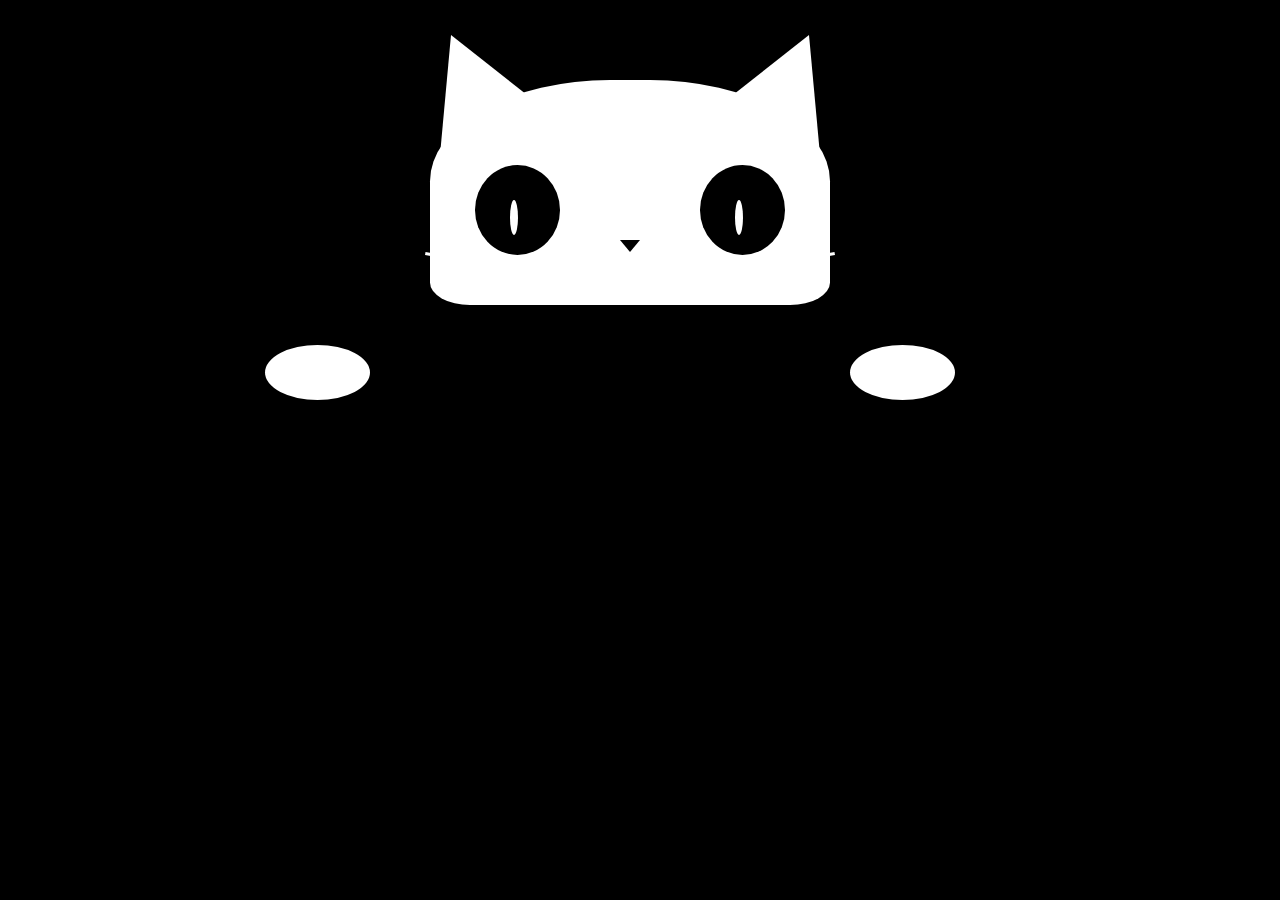
<file: project3/index.html>
<!DOCTYPE html>
<html>
<head>
  <title>Peekaboo Cat</title>
  <style>
    body {
      background: black;
      margin: 0;
    }

    .cat {
      position: relative;
      width: 420px;
      margin: 80px auto;
    }

    .head {
      background: white;
      width: 400px;
      height: 225px;
      border-radius: 45% 45% 10% 10%;
      position: relative;
    }

    .ear {
      position: absolute;
      top: -45px;
      width: 110px;
      height: 120px;
      background: white;
      clip-path: polygon(0 100%, 10% 0, 100% 65%);
    }

    .left-ear {
      left: 10px;
    }

    .right-ear {
      right: 10px;
      transform: scaleX(-1);
    }

    .eye {
      position: absolute;
      top: 85px;
      width: 85px;
      height: 90px;
      background: black;
      border-radius: 50%;
    }

    .left-eye {
      left: 45px;
    }

    .right-eye {
      right: 45px;
    }

    .shine {
      position: absolute;
      top: 35px;
      left: 35px;
      width: 8px;
      height: 35px;
      background: white;
      border-radius: 50%;
    }

    .nose {
      position: absolute;
      top: 160px;
      left: 190px;
      width: 20px;
      height: 12px;
      background: black;
      clip-path: polygon(0 0, 100% 0, 50% 100%);
    }

    .paw {
      position: absolute;
      top: 265px;
      width: 105px;
      height: 55px;
      background: white;
      border-radius: 50%;
    }

    .left-paw {
      left: -165px;
    }

    .right-paw {
      right: -105px;
    }

    .whiskers {
      position: absolute;
      top: 175px;
      width: 35px;
      height: 3px;
      background: white;
    }

    .left-whiskers {
      left: -5px;
      transform: rotate(10deg);
    }

    .right-whiskers {
      right: -5px;
      transform: rotate(-10deg);
    }
  </style>
</head>

<body>
  <div class="cat">
    <div class="head">
      <div class="ear left-ear"></div>
      <div class="ear right-ear"></div>

      <div class="eye left-eye">
        <div class="shine"></div>
      </div>

      <div class="eye right-eye">
        <div class="shine"></div>
      </div>

      <div class="nose"></div>
      <div class="whiskers left-whiskers"></div>
      <div class="whiskers right-whiskers"></div>
    </div>

    <div class="paw left-paw"></div>
    <div class="paw right-paw"></div>
  </div>
</body>
</html>
</file>
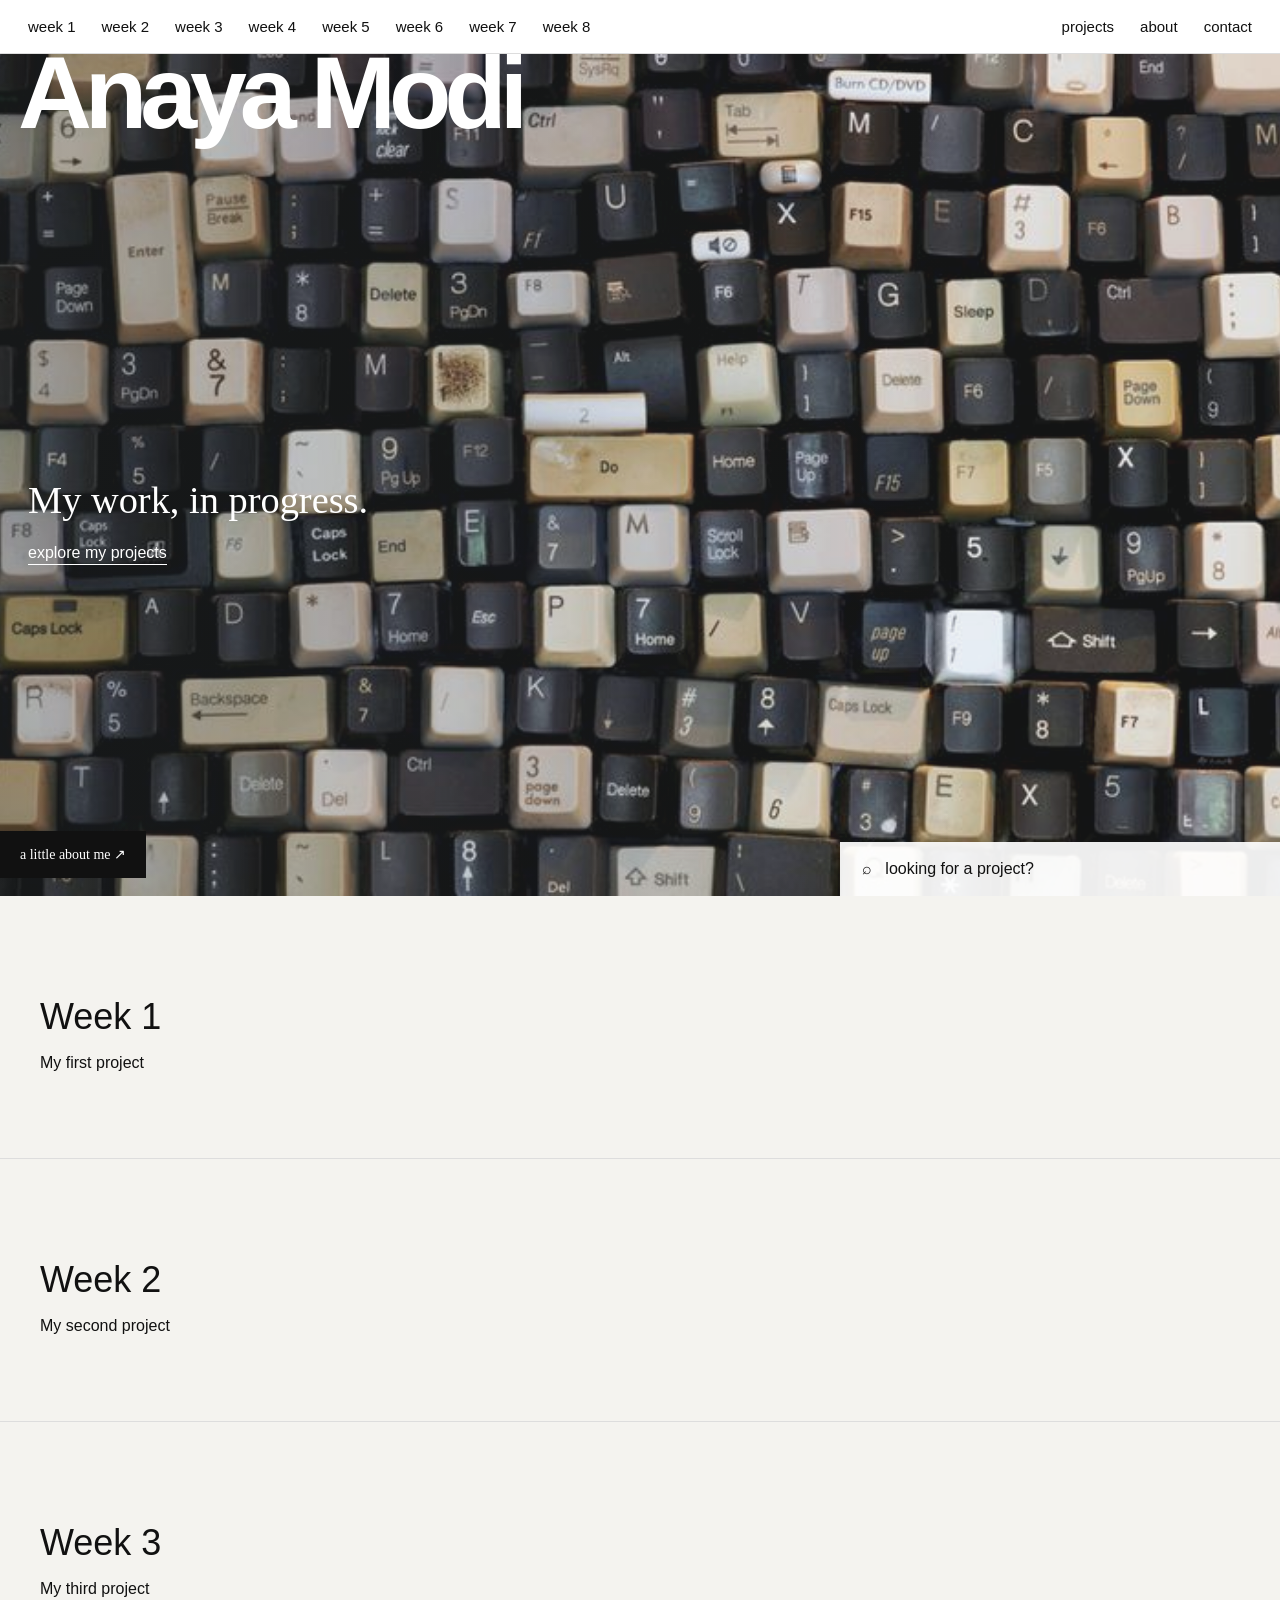
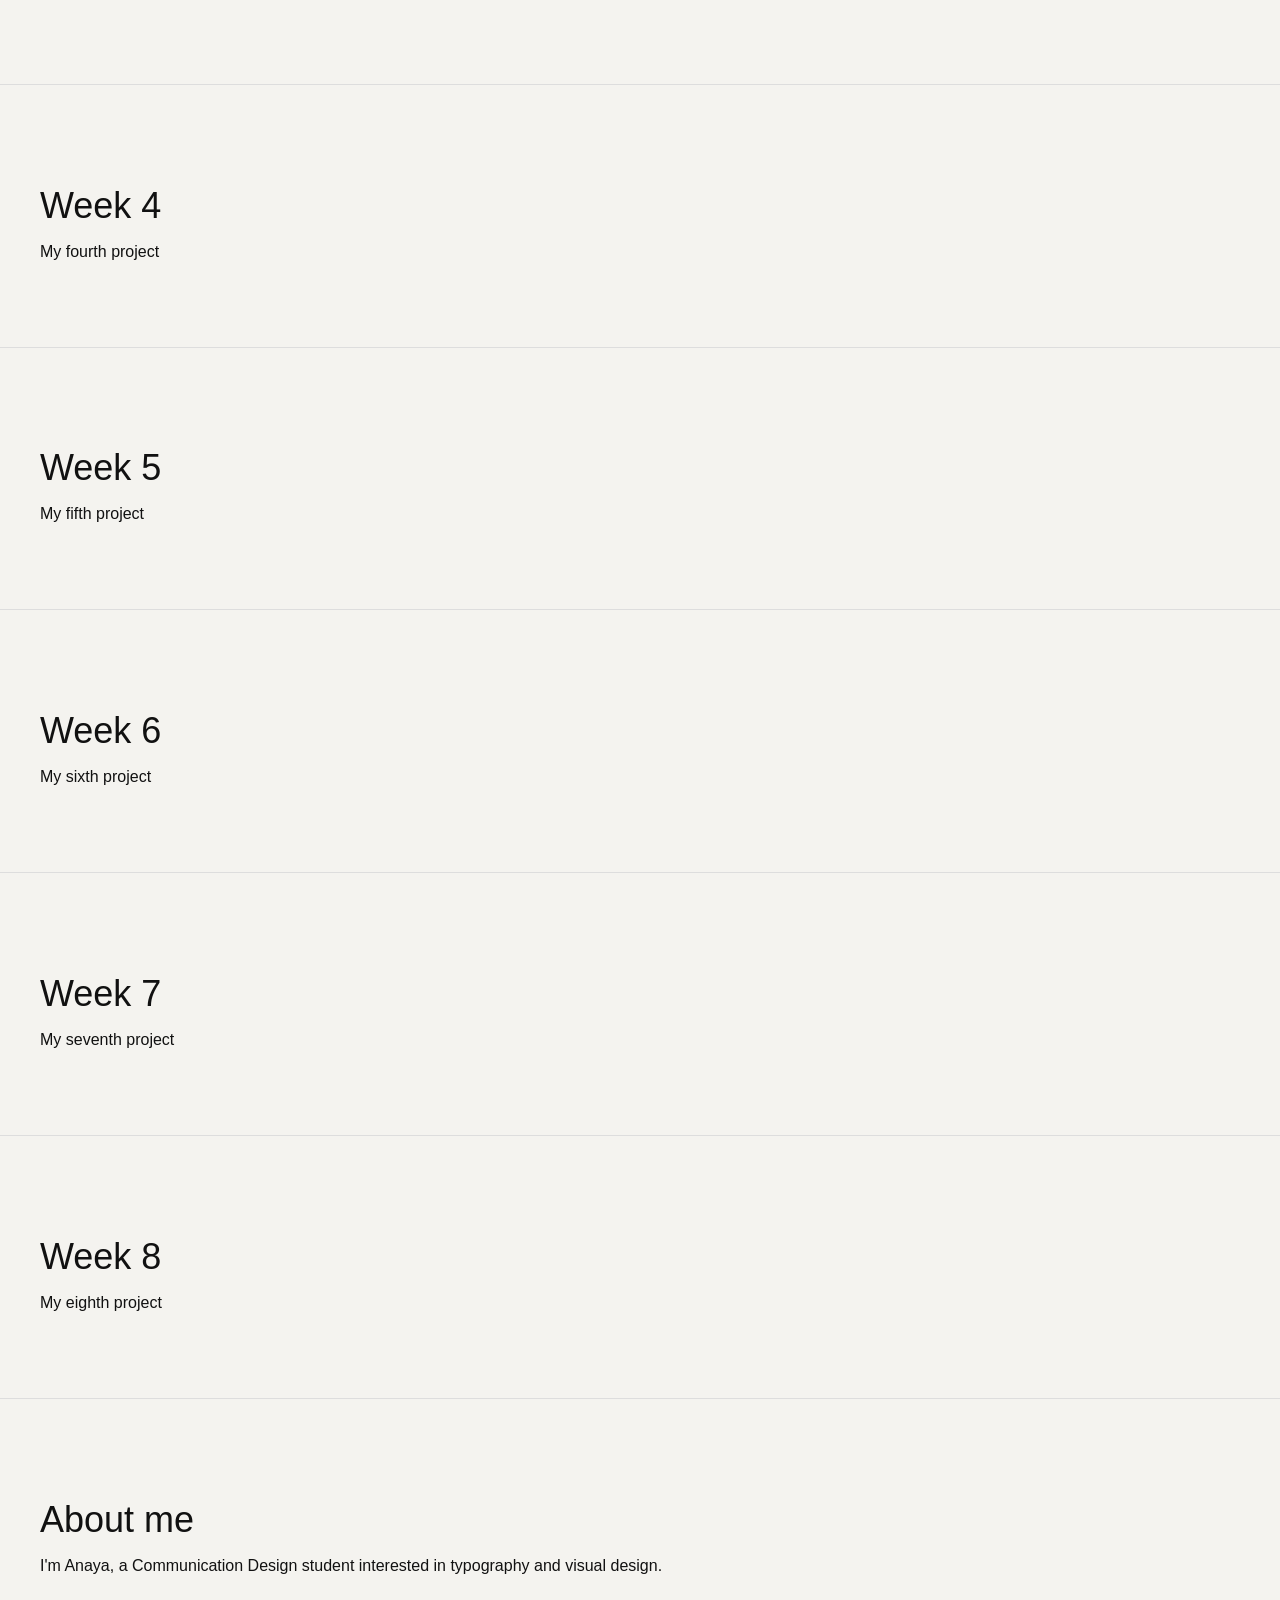
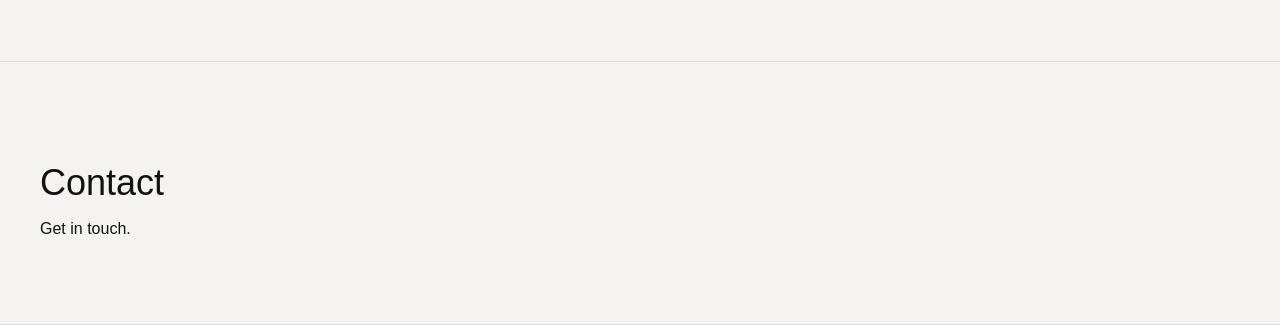
<file: project4/index.html>
<!DOCTYPE html>
<html lang="en">
<head>
    <meta charset="UTF-8">
    <meta name="viewport" content="width=device-width, initial-scale=1.0">
    <title>Anaya Modi</title>
    <link rel="stylesheet" href="style.css">
</head>

<body>

    <nav>
        <div class="weeks">
            <a href="#week1">week 1</a>
            <a href="#week2">week 2</a>
            <a href="#week3">week 3</a>
            <a href="#week4">week 4</a>
            <a href="#week5">week 5</a>
            <a href="#week6">week 6</a>
            <a href="#week7">week 7</a>
            <a href="#week8">week 8</a>
        </div>

        <div class="links">
            <a href="#projects">projects</a>
            <a href="#about">about</a>
            <a href="#contact">contact</a>
        </div>
    </nav>

    <main>

        <section class="hero" id="projects">

            <img src="hero-image.jpg" alt="My design work">

            <h1>Anaya Modi</h1>

            <div class="hero-text">
                <h2>My work, in progress.</h2>
                <a href="#week1">explore my projects</a>
            </div>

            <div class="about-link">
                <a href="#about">a little about me ↗</a>
            </div>

            <div class="project-search">
                <a href="#week1">⌕ &nbsp; looking for a project?</a>
            </div>

        </section>

        <section class="project" id="week1">
            <h2>Week 1</h2>
            <p>My first project</p>
        </section>

        <section class="project" id="week2">
            <h2>Week 2</h2>
            <p>My second project</p>
        </section>

        <section class="project" id="week3">
            <h2>Week 3</h2>
            <p>My third project</p>
        </section>

        <section class="project" id="week4">
            <h2>Week 4</h2>
            <p>My fourth project</p>
        </section>

        <section class="project" id="week5">
            <h2>Week 5</h2>
            <p>My fifth project</p>
        </section>

        <section class="project" id="week6">
            <h2>Week 6</h2>
            <p>My sixth project</p>
        </section>

        <section class="project" id="week7">
            <h2>Week 7</h2>
            <p>My seventh project</p>
        </section>

        <section class="project" id="week8">
            <h2>Week 8</h2>
            <p>My eighth project</p>
        </section>

        <section class="project" id="about">
            <h2>About me</h2>
            <p>I'm Anaya, a Communication Design student interested in typography and visual design.</p>
        </section>

        <section class="project" id="contact">
            <h2>Contact</h2>
            <p>Get in touch.</p>
        </section>

    </main>

</body>
</html>
</file>
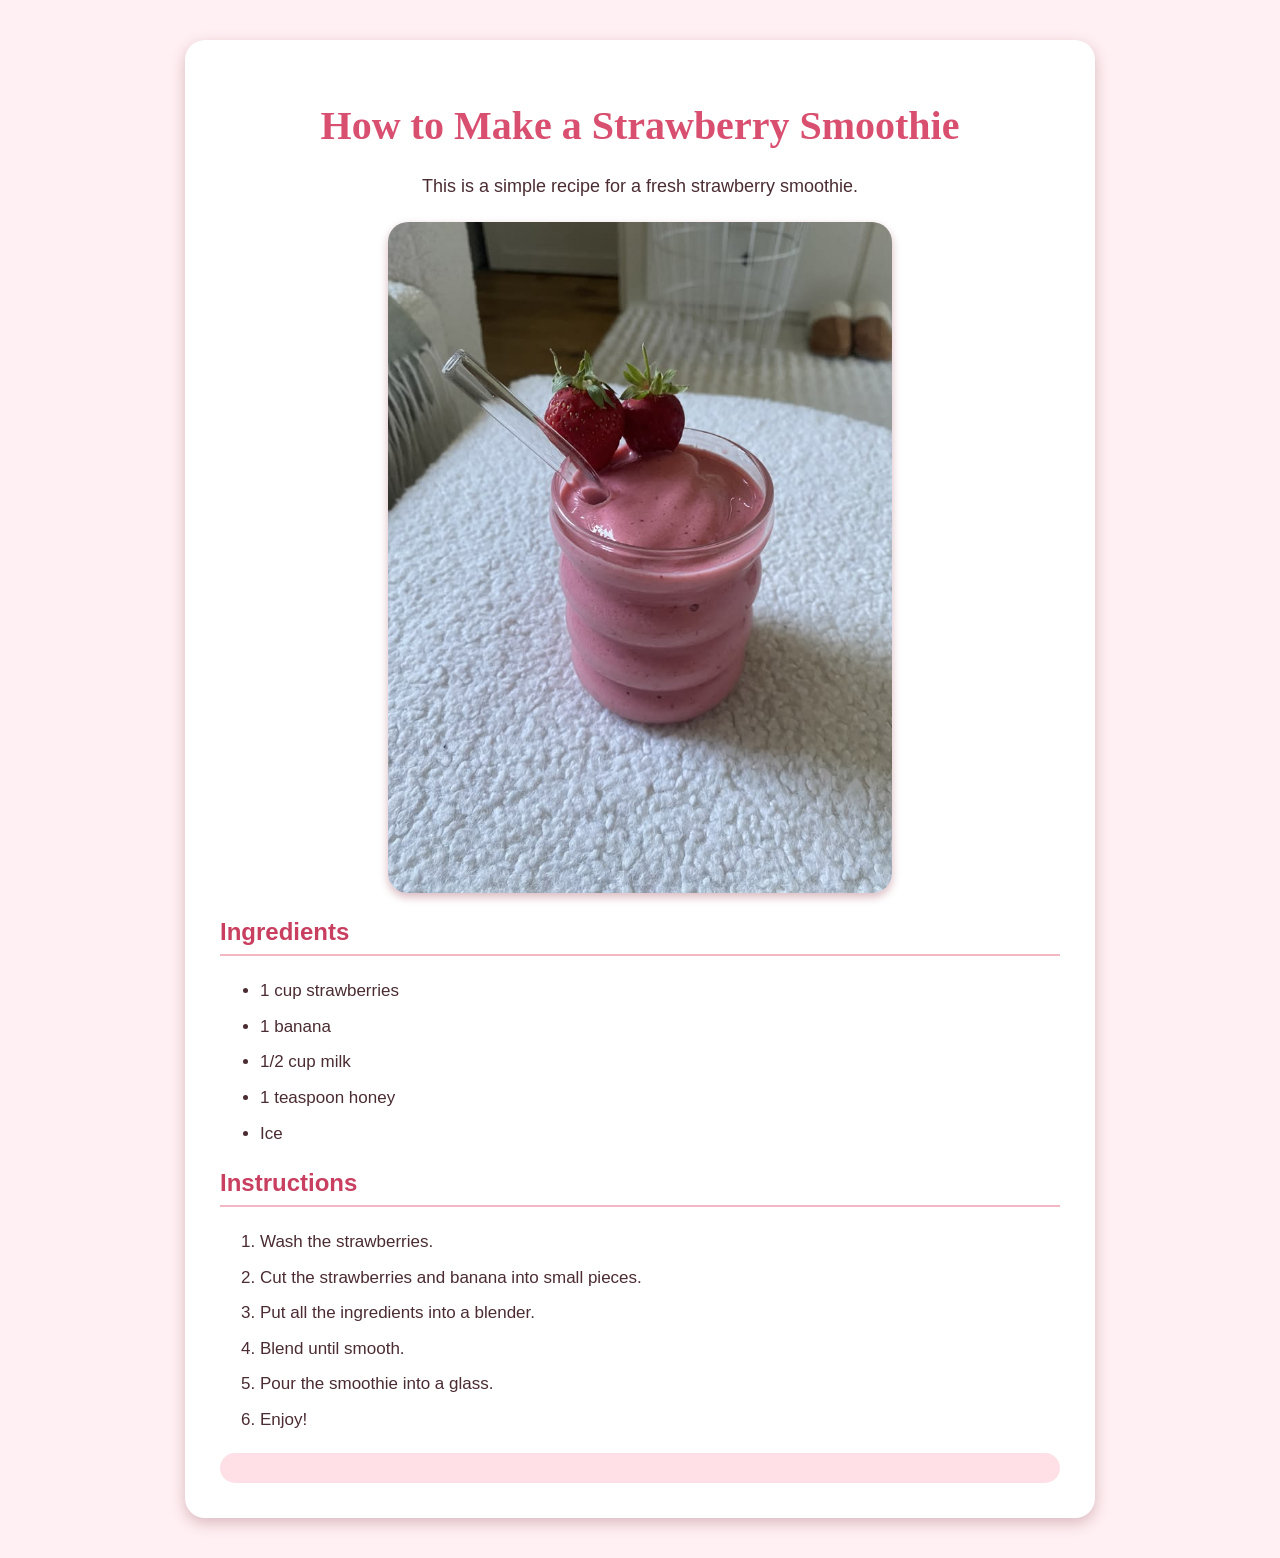
<file: project2/recipie/milkshake.html>
<!DOCTYPE html>
<html>
<head>
    <title>My Smoothie Recipe</title>

    <style>

        body {
            background-color: #fff0f3;
            font-family: Arial, sans-serif;
            color: #4a2c32;
            margin: 0;
            padding: 40px;
        }

        .recipe {
            background-color: white;
            width: 70%;
            margin: auto;
            padding: 35px;
            border-radius: 20px;
            box-shadow: 0px 5px 15px #d9b8be;
        }

        h1 {
            color: #d94f70;
            text-align: center;
            font-family: Georgia, serif;
            font-size: 40px;
        }

        h2 {
            color: #c83f60;
            border-bottom: 2px solid #f3b6c3;
            padding-bottom: 8px;
        }

        p {
            text-align: center;
            font-size: 18px;
        }

        ul, ol {
            font-size: 17px;
            line-height: 1.8;
        }

        li {
            margin-bottom: 5px;
        }

        .smoothie-picture {
            display: block;
            width: 60%;
            margin: 25px auto;
            border-radius: 20px;
            box-shadow: 0px 4px 10px #d9b8be;
        }

        .enjoy {
            background-color: #ffe0e7;
            padding: 15px;
            border-radius: 15px;
            text-align: center;
            color: #c83f60;
            font-size: 20px;
            font-weight: bold;
        }

    </style>
</head>

<body>

    <div class="recipe">

        <h1>How to Make a Strawberry Smoothie</h1>

        <p>This is a simple recipe for a fresh strawberry smoothie.</p>

        <img src="smoothie.jpg" alt="A fresh strawberry smoothie" class="smoothie-picture">

        <h2>Ingredients</h2>

        <ul>
            <li>1 cup strawberries</li>
            <li>1 banana</li>
            <li>1/2 cup milk</li>
            <li>1 teaspoon honey</li>
            <li>Ice</li>
        </ul>

        <h2>Instructions</h2>

        <ol>
            <li>Wash the strawberries.</li>
            <li>Cut the strawberries and banana into small pieces.</li>
            <li>Put all the ingredients into a blender.</li>
            <li>Blend until smooth.</li>
            <li>Pour the smoothie into a glass.</li>
            <li>Enjoy!</li>
        </ol>

        <div class="enjoy">
        
        </div>

    </div>

</body>
</html>
</file>
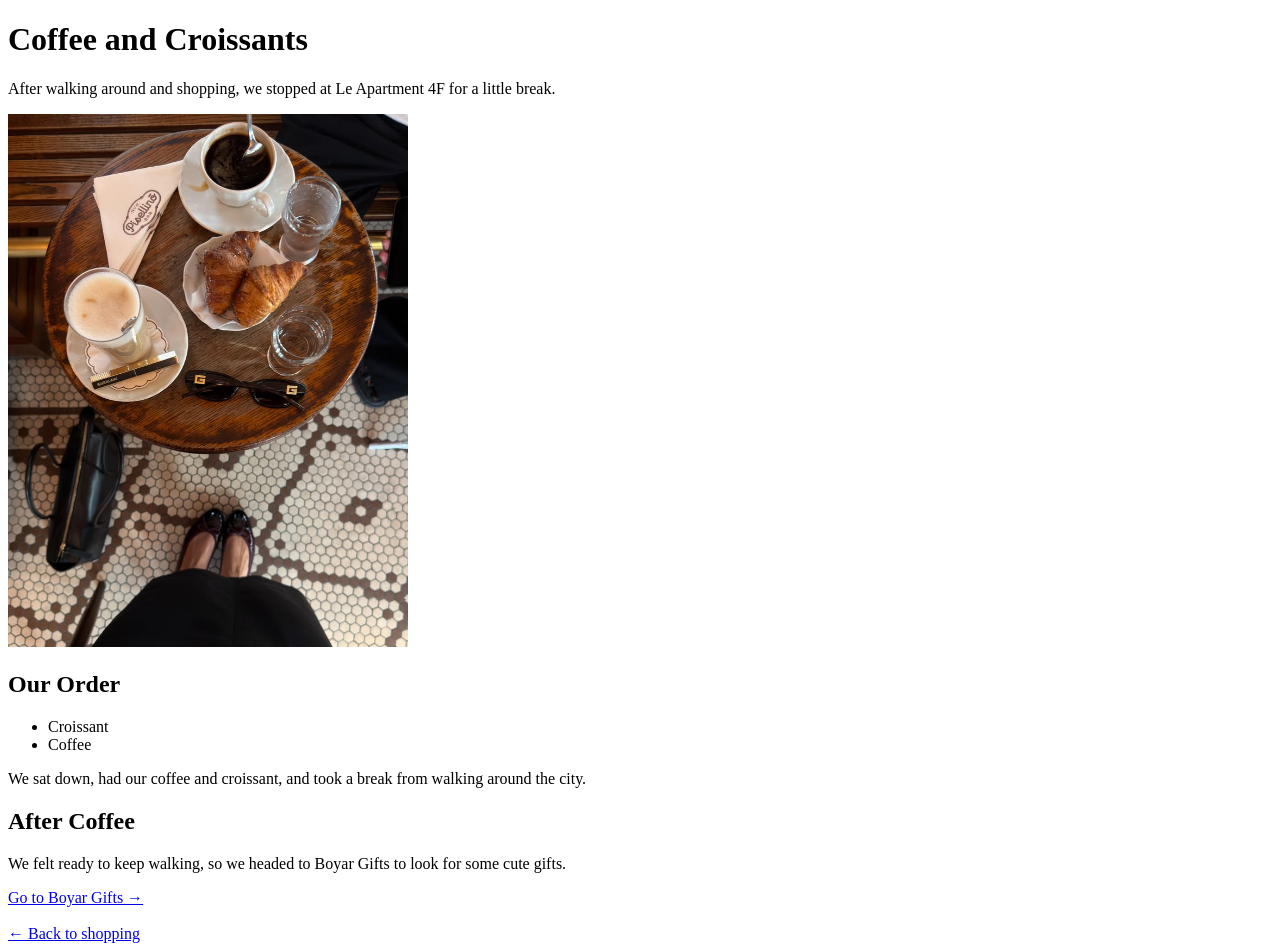
<file: project4/week1/coffee.html>
<!DOCTYPE html>
<html>

<head>
    <title>Coffee at Le Apartment 4F</title>
</head>

<body>

    <h1>Coffee and Croissants</h1>

    <p>After walking around and shopping, we stopped at Le Apartment 4F for a little break.</p>

    <img src="coffee.jpg" width="400">

    <h2>Our Order</h2>

    <ul>
        <li>Croissant</li>
        <li>Coffee</li>
    </ul>

    <p>We sat down, had our coffee and croissant, and took a break from walking around the city.</p>

    <h2>After Coffee</h2>

    <p>We felt ready to keep walking, so we headed to Boyar Gifts to look for some cute gifts.</p>

    <a href="gifts.html">Go to Boyar Gifts →</a>

    <br><br>

    <a href="shopping.html">← Back to shopping</a>

</body>

</html>
</file>
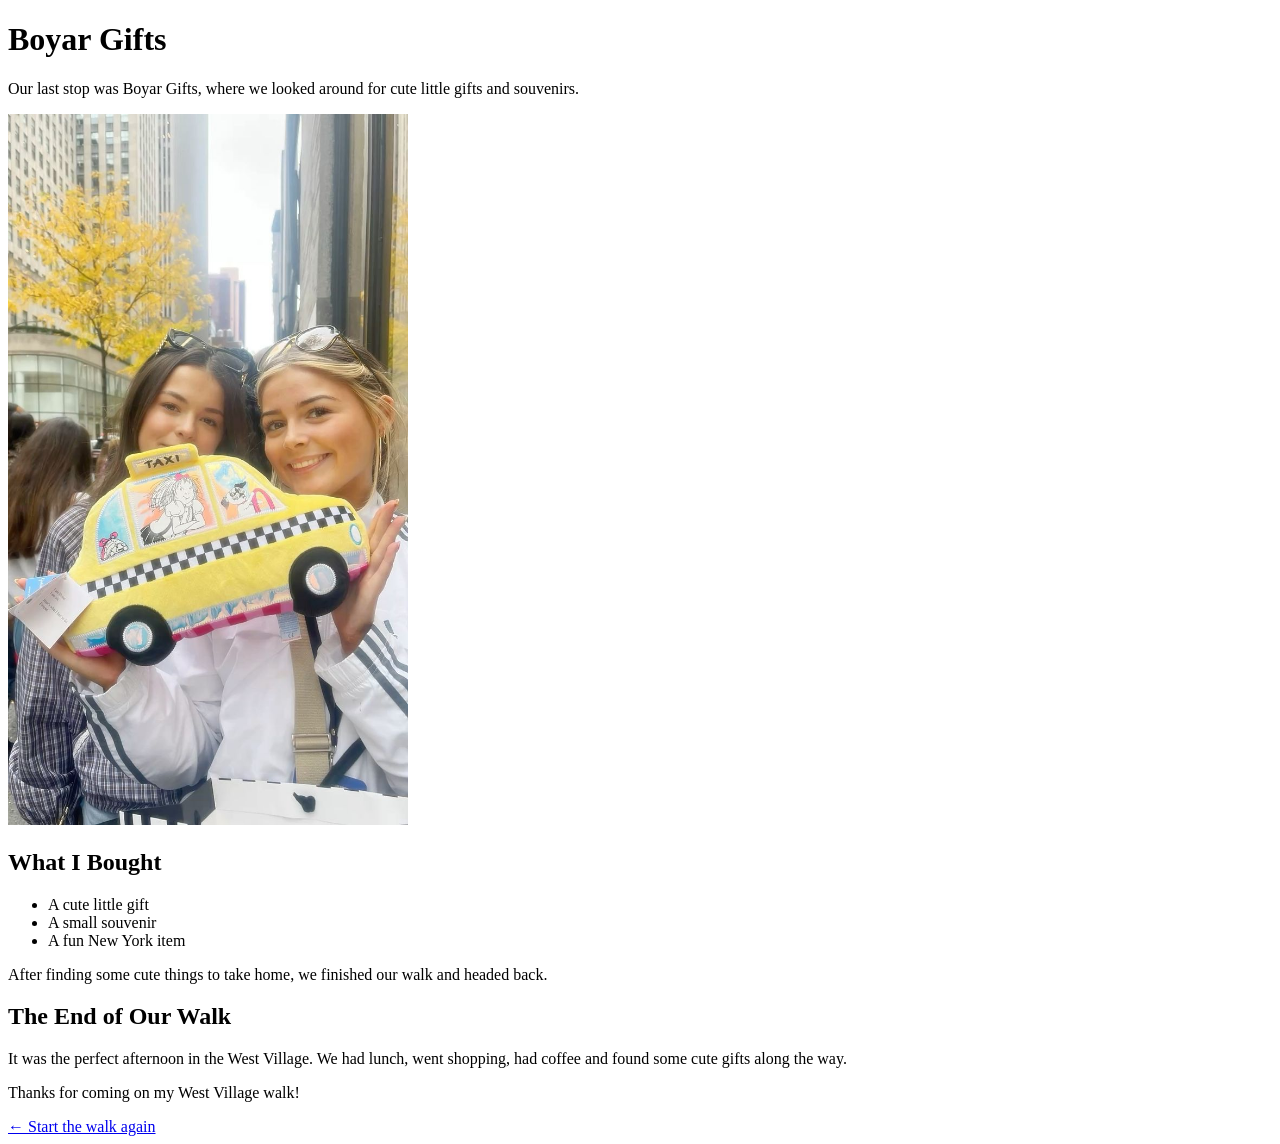
<file: project4/week1/gifts.html>
<!DOCTYPE html>
<html>

<head>
    <title>Boyar Gifts</title>
</head>

<body>

    <h1>Boyar Gifts</h1>

    <p>Our last stop was Boyar Gifts, where we looked around for cute little gifts and souvenirs.</p>

    <img src="gifts.jpg" width="400">

    <h2>What I Bought</h2>

    <ul>
        <li>A cute little gift</li>
        <li>A small souvenir</li>
        <li>A fun New York item</li>
    </ul>

    <p>After finding some cute things to take home, we finished our walk and headed back.</p>

    <h2>The End of Our Walk</h2>

    <p>It was the perfect afternoon in the West Village. We had lunch, went shopping, had coffee and found some cute gifts along the way.</p>

    <p>Thanks for coming on my West Village walk!</p>

    <a href="walk.html">← Start the walk again</a>

</body>

</html>
</file>
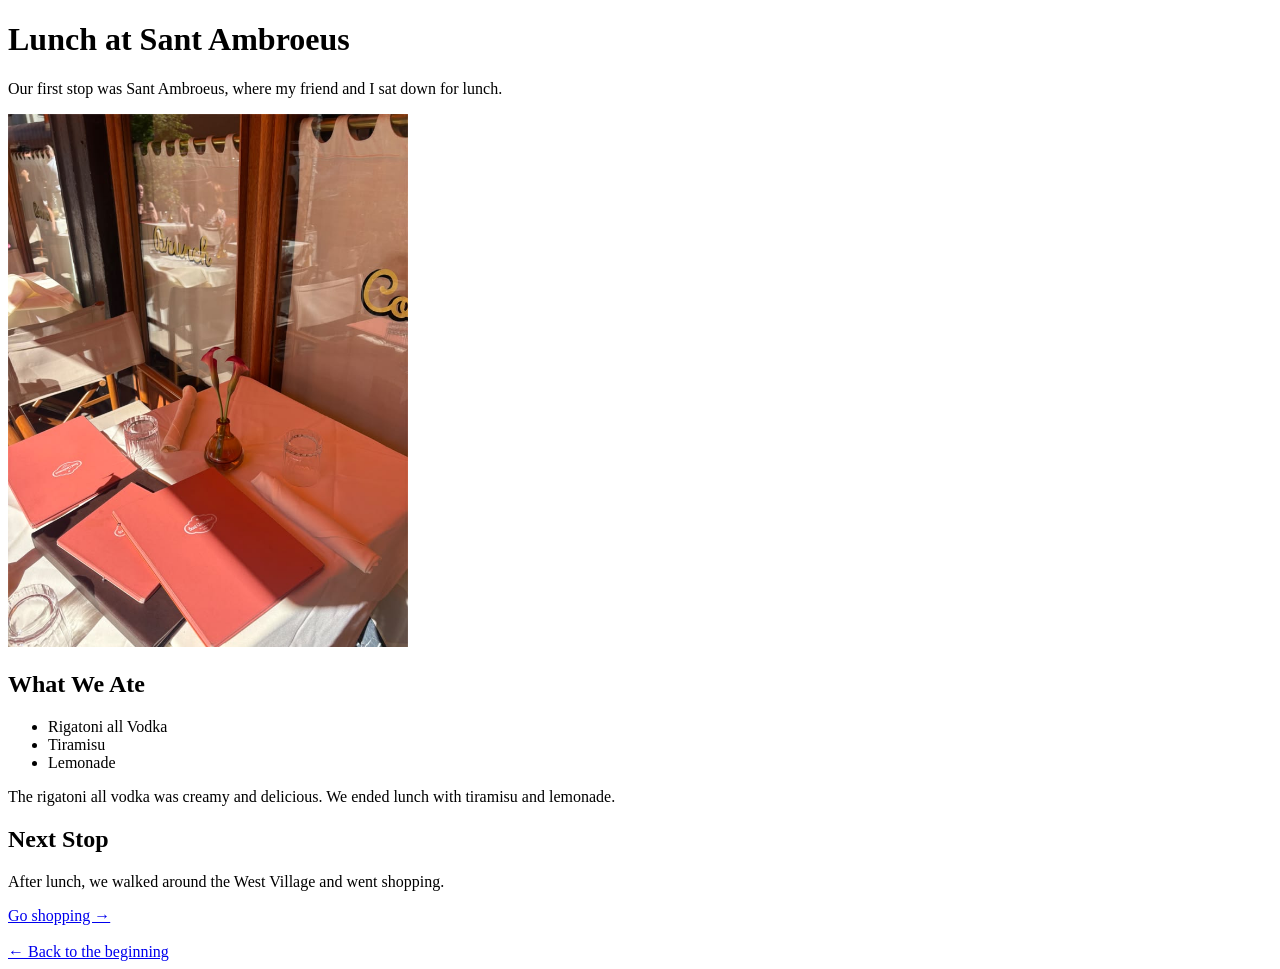
<file: project4/week1/lunch.html>
<!DOCTYPE html>
<html>

<head>
    <title>Lunch at Sant Ambroeus</title>
</head>

<body>

    <h1>Lunch at Sant Ambroeus</h1>

    <p>Our first stop was Sant Ambroeus, where my friend and I sat down for lunch.</p>

    <img src="santambroeus.jpg" width="400">

    <h2>What We Ate</h2>

    <ul>
        <li>Rigatoni all Vodka</li>
        <li>Tiramisu</li>
        <li>Lemonade</li>
    </ul>

    <p>The rigatoni all vodka was creamy and delicious. We ended lunch with tiramisu and lemonade.</p>

    <h2>Next Stop</h2>

    <p>After lunch, we walked around the West Village and went shopping.</p>

    <a href="shopping.html">Go shopping →</a>

    <br><br>

    <a href="walk.html">← Back to the beginning</a>

</body>

</html>
</file>
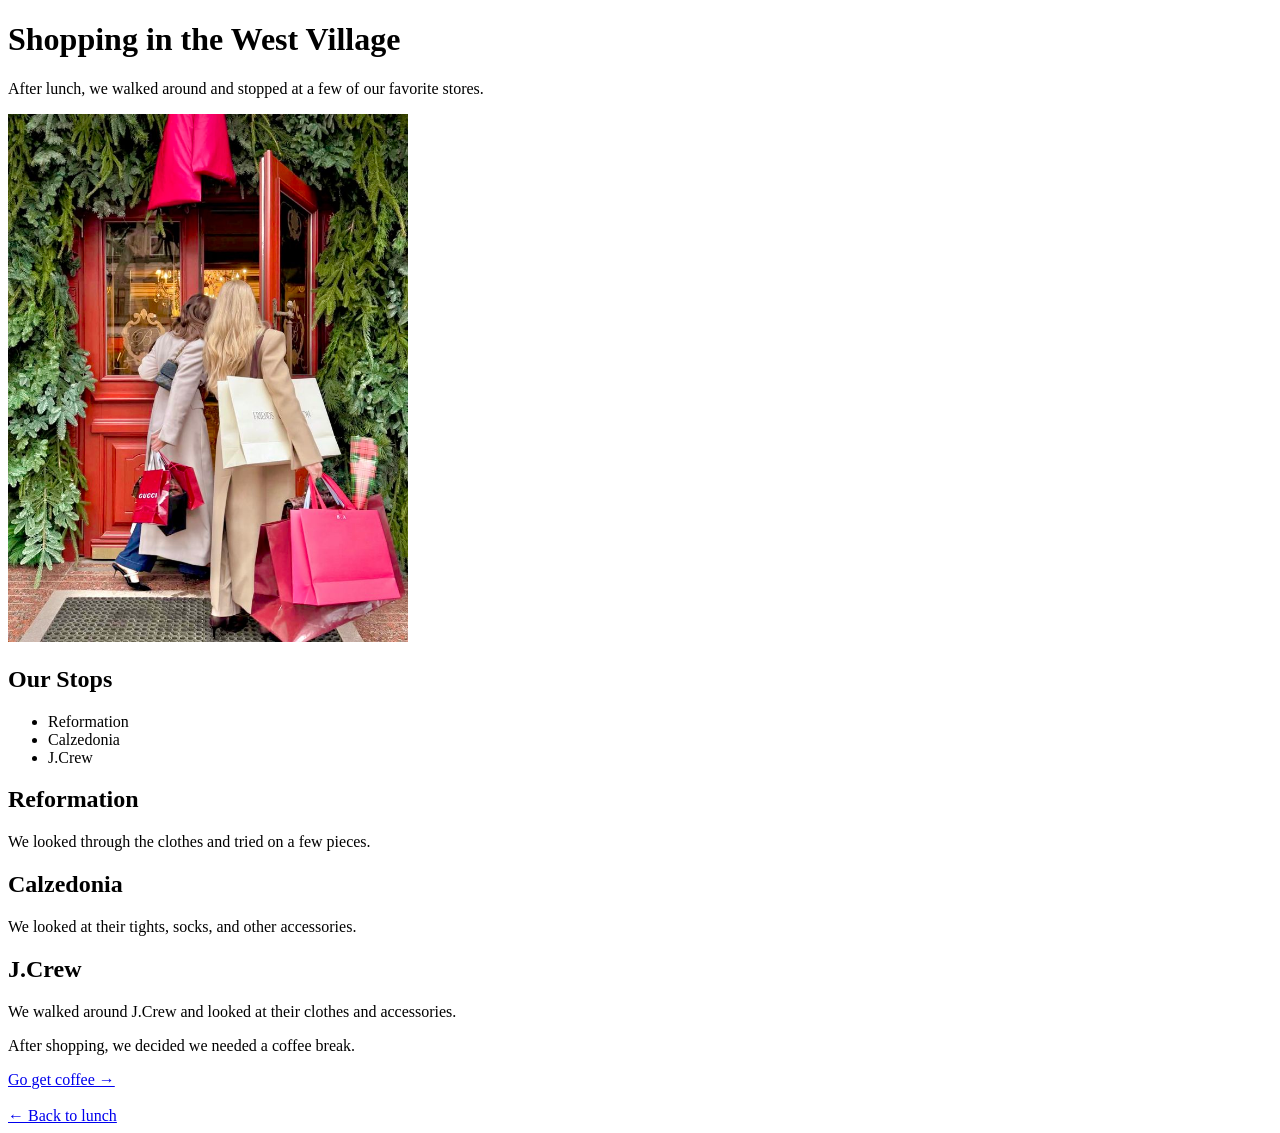
<file: project4/week1/shopping.html>
<!DOCTYPE html>
<html>

<head>
    <title>Shopping in the West Village</title>
</head>

<body>

    <h1>Shopping in the West Village</h1>

    <p>After lunch, we walked around and stopped at a few of our favorite stores.</p>

    <img src="shopping.jpg" width="400">

    <h2>Our Stops</h2>

    <ul>
        <li>Reformation</li>
        <li>Calzedonia</li>
        <li>J.Crew</li>
    </ul>

    <h2>Reformation</h2>

    <p>We looked through the clothes and tried on a few pieces.</p>

    <h2>Calzedonia</h2>

    <p>We looked at their tights, socks, and other accessories.</p>

    <h2>J.Crew</h2>

    <p>We walked around J.Crew and looked at their clothes and accessories.</p>

    <p>After shopping, we decided we needed a coffee break.</p>

    <a href="coffee.html">Go get coffee →</a>

    <br><br>

    <a href="lunch.html">← Back to lunch</a>

</body>

</html>
</file>
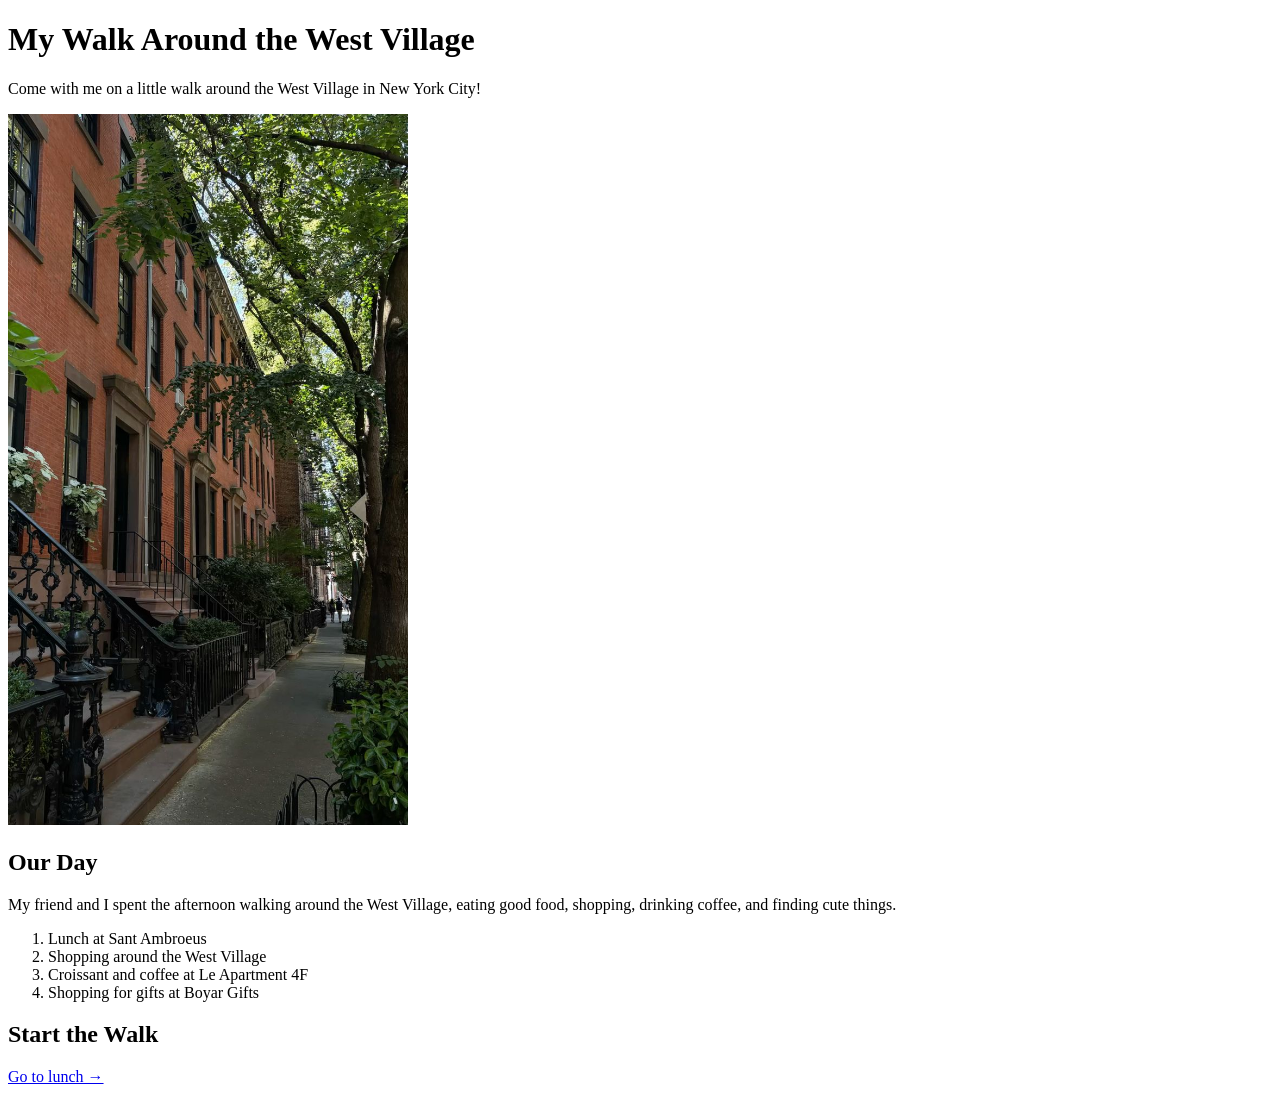
<file: project4/week1/walk.html>
<!DOCTYPE html>
<html>

<head>
    <title>My Walk Around the West Village</title>
</head>

<body>

    <h1>My Walk Around the West Village</h1>

    <p>Come with me on a little walk around the West Village in New York City!</p>

    <img src="westvillage.jpg" width="400">

    <h2>Our Day</h2>

    <p>My friend and I spent the afternoon walking around the West Village, eating good food, shopping, drinking coffee, and finding cute things.</p>

    <ol>
        <li>Lunch at Sant Ambroeus</li>
        <li>Shopping around the West Village</li>
        <li>Croissant and coffee at Le Apartment 4F</li>
        <li>Shopping for gifts at Boyar Gifts</li>
    </ol>

    <h2>Start the Walk</h2>

    <a href="lunch.html">Go to lunch →</a>

</body>

</html>
</file>
<file: project4/style.css>
*{
    box-sizing: border-box;
}

body {
    margin: 0;
    font-family: Arial, Helvetica, sans-serif;
    color: #111;
    background: #f4f3ef;
}

/* navigation bar */

nav {
    background: white;
    padding: 18px 28px;
    display: flex;
    justify-content: space-between;
    align-items: center;
    gap: 24px;
    border-bottom: 1px solid #ddd;
    font-size: 15px;
}

.weeks,
.links {
    display: flex;
    align-items: center;
    gap: 26px;
    flex-wrap: wrap;
}

a {
    color: inherit;
    text-decoration: none;
}

nav a:hover {
    text-decoration: underline;
}

/* homepage */

.hero {
    height: calc(100vh - 58px);
    min-height: 500px;
    position: relative;
    overflow: hidden;
    background: #9da4a7;
    display: flex;
    align-items: center;
}

.hero img {
    position: absolute;
    width: 100%;
    height: 100%;
    object-fit: cover;
    object-position: center 35%;
    opacity: 0.88;
}

.hero::after {
    content: "";
    position: absolute;
    inset: 0;
    background: linear-gradient(
        90deg,
        rgba(30, 35, 38, 0.28),
        transparent 75%
    );
    pointer-events: none;
}

/* name */

h1 {
    position: absolute;
    top: -10px;
    left: 18px;
    z-index: 1;
    margin: 0;
    color: white;
    font-size: clamp(58px, 8vw, 120px);
    line-height: 0.95;
    letter-spacing: -0.07em;
    font-weight: 700;
}

/* main text */

.hero-text {
    position: relative;
    z-index: 1;
    margin-left: 28px;
    margin-top: 90px;
    color: white;
}

.hero-text h2 {
    margin: 0 0 22px;
    font-family: Georgia, "Times New Roman", serif;
    font-size: clamp(32px, 3vw, 48px);
    font-weight: 400;
}

.hero-text a {
    font-size: 16px;
    border-bottom: 1px solid white;
    padding-bottom: 3px;
}

/* bottom left */

.about-link {
    position: absolute;
    left: 0;
    bottom: 18px;
    z-index: 2;
    padding: 15px 20px;
    color: white;
    background: #111;
    font-family: Georgia, "Times New Roman", serif;
    font-size: 14px;
}

/* bottom right */

.project-search {
    position: absolute;
    right: 0;
    bottom: 0;
    z-index: 2;
    width: min(440px, 100%);
    padding: 18px 22px;
    background: rgba(255, 255, 255, 0.92);
    font-size: 16px;
}

/* project sections */

.project {
    padding: 70px 40px;
    min-height: 250px;
    border-bottom: 1px solid #ddd;
    background: #f4f3ef;
}

.project h2 {
    font-size: 36px;
    margin-bottom: 12px;
    font-weight: 500;
}

.project p {
    font-size: 16px;
}

/* mobile layout */

@media (max-width: 760px) {

    nav {
        align-items: flex-start;
        flex-direction: column;
        padding: 16px;
        gap: 16px;
    }

    .weeks,
    .links {
        gap: 14px 20px;
    }

    .hero {
        min-height: 78vh;
    }

    h1 {
        top: 12px;
        left: 12px;
        font-size: clamp(48px, 12vw, 82px);
    }

    .hero-text {
        margin-left: 18px;
    }

    .project {
        padding: 40px 20px;
    }
}
</file>
